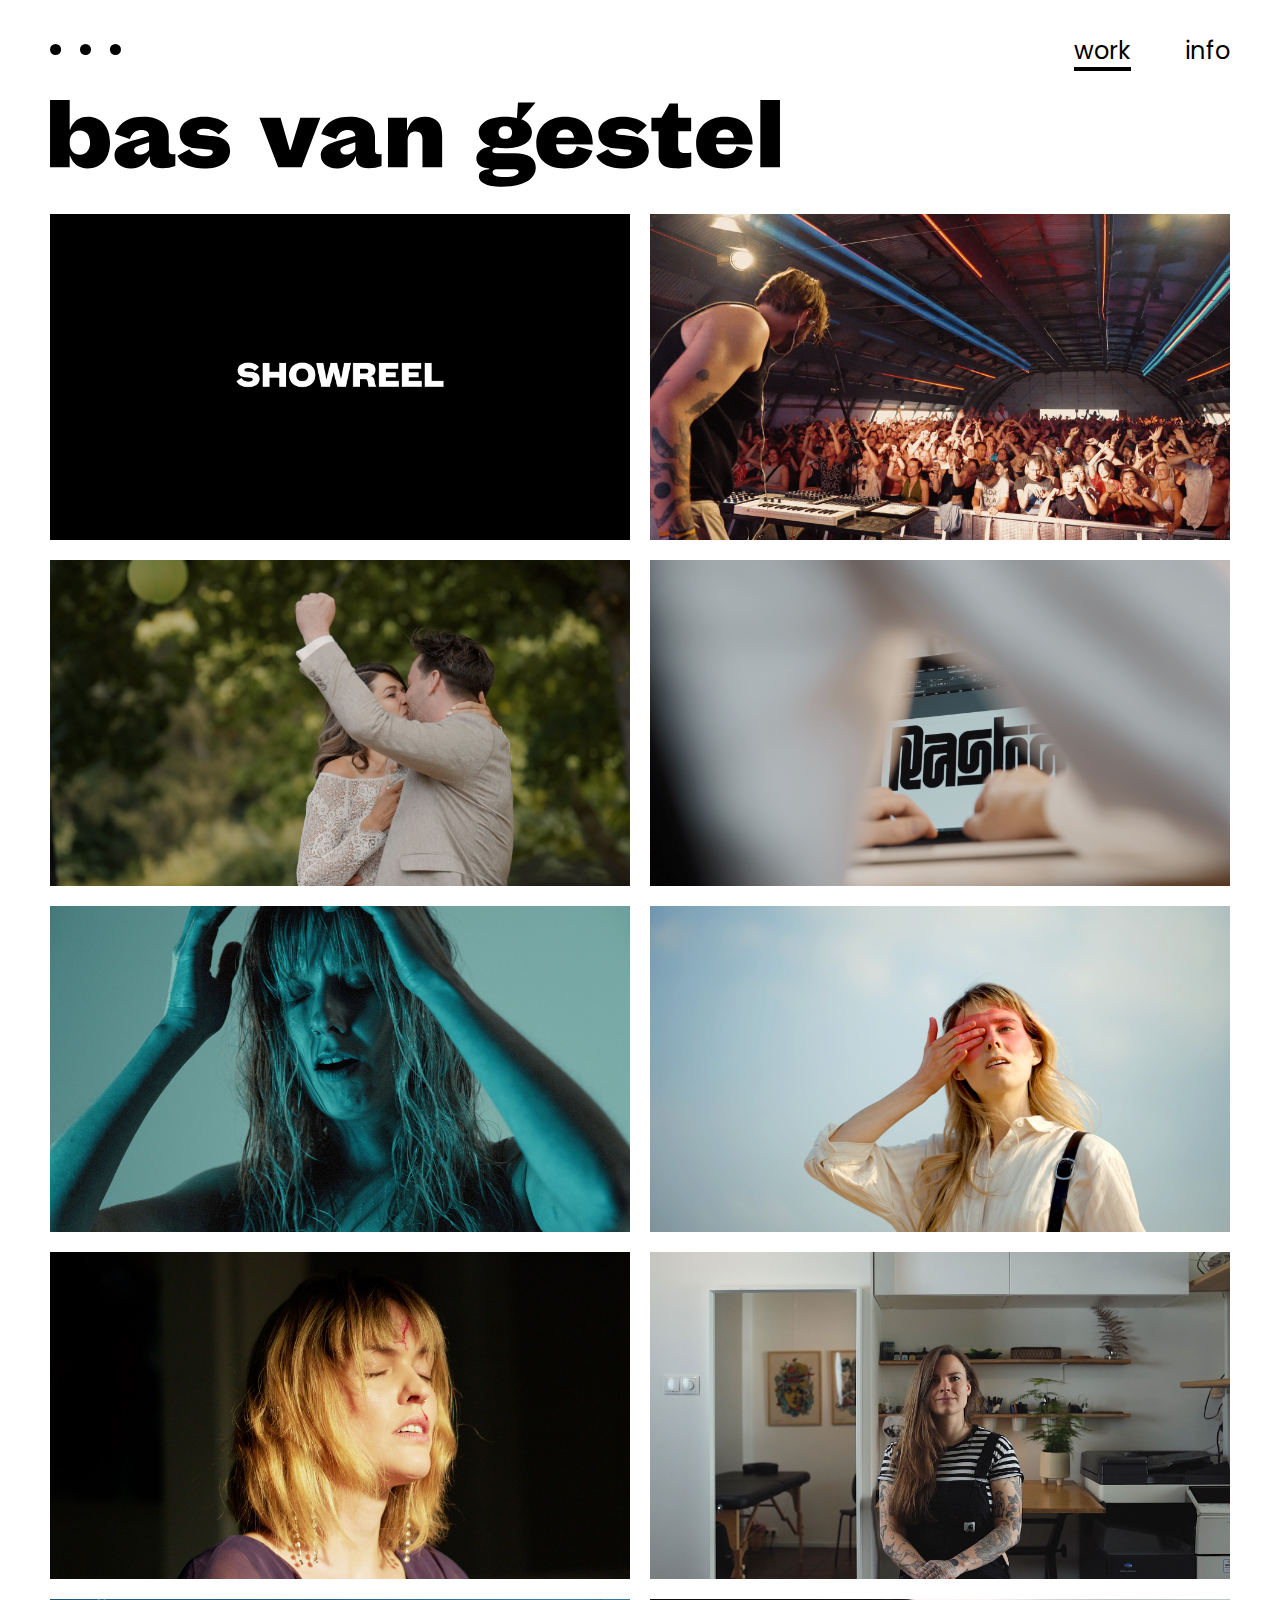
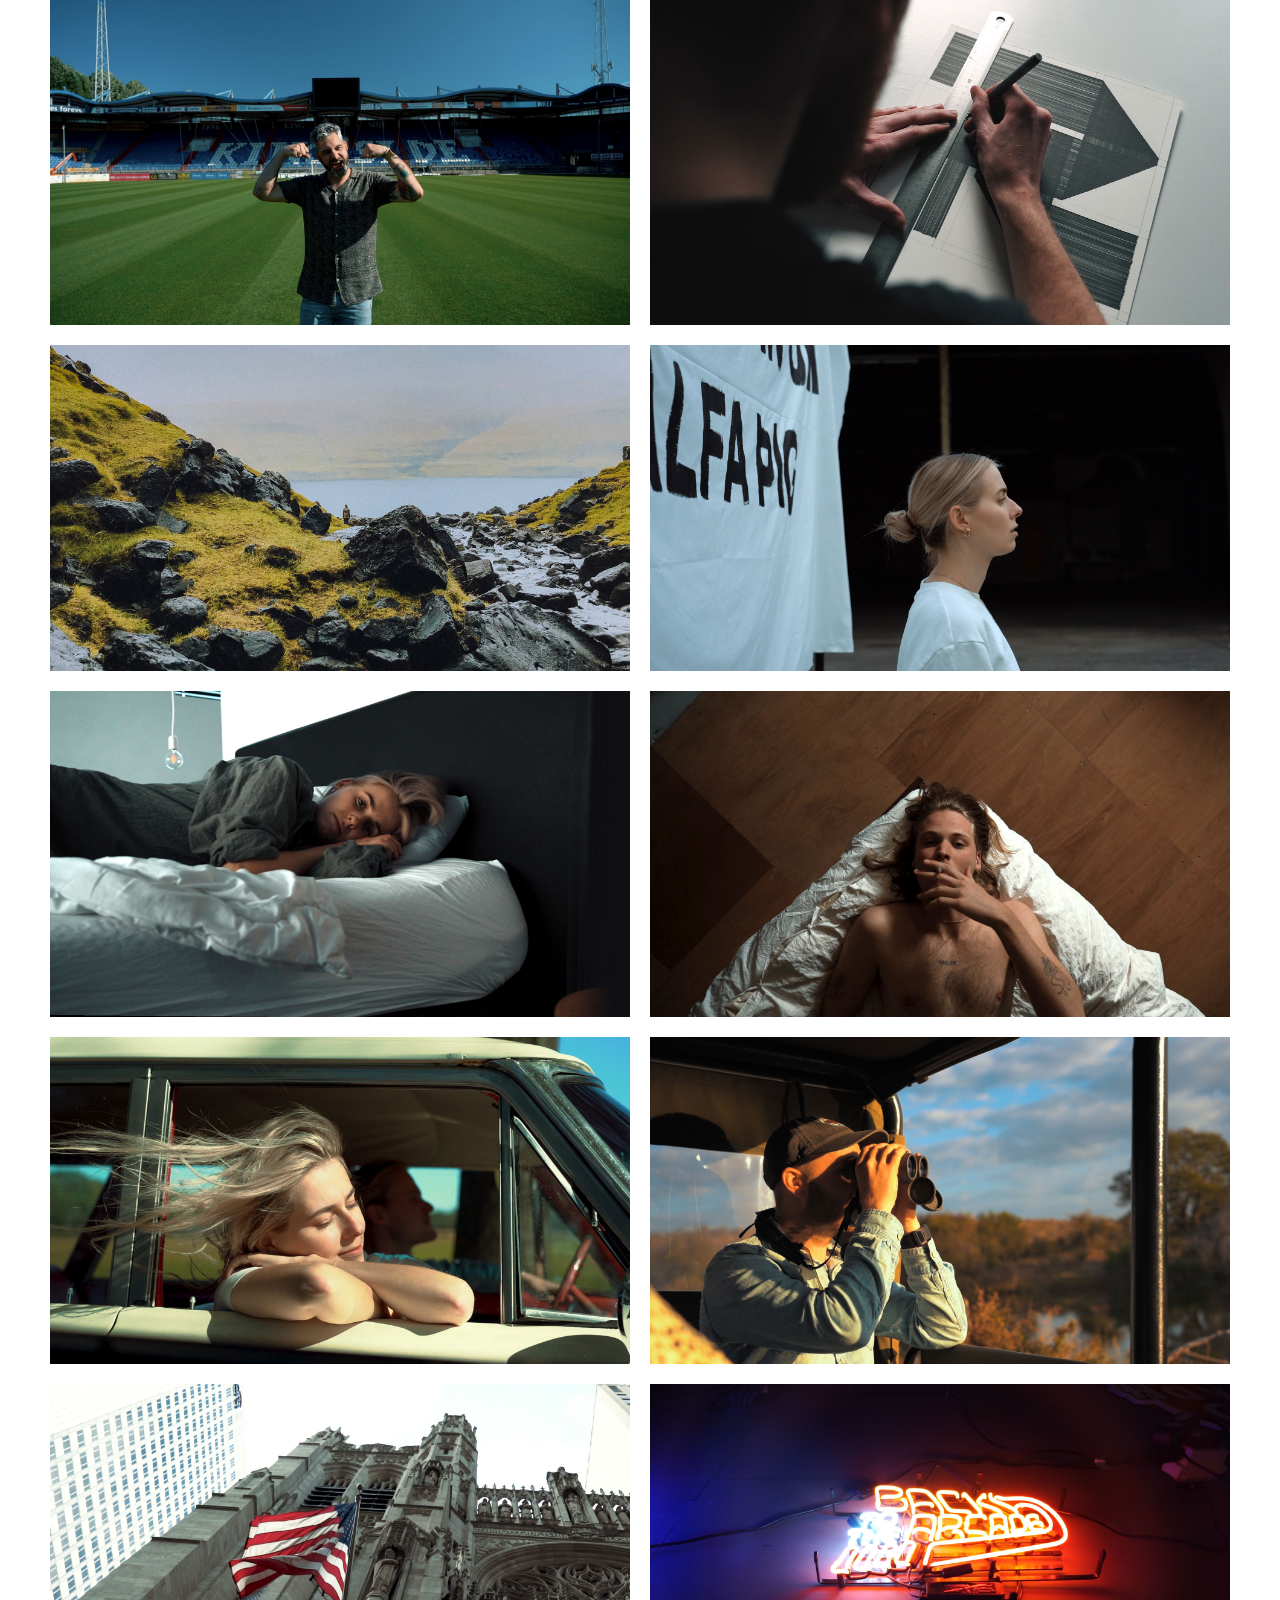
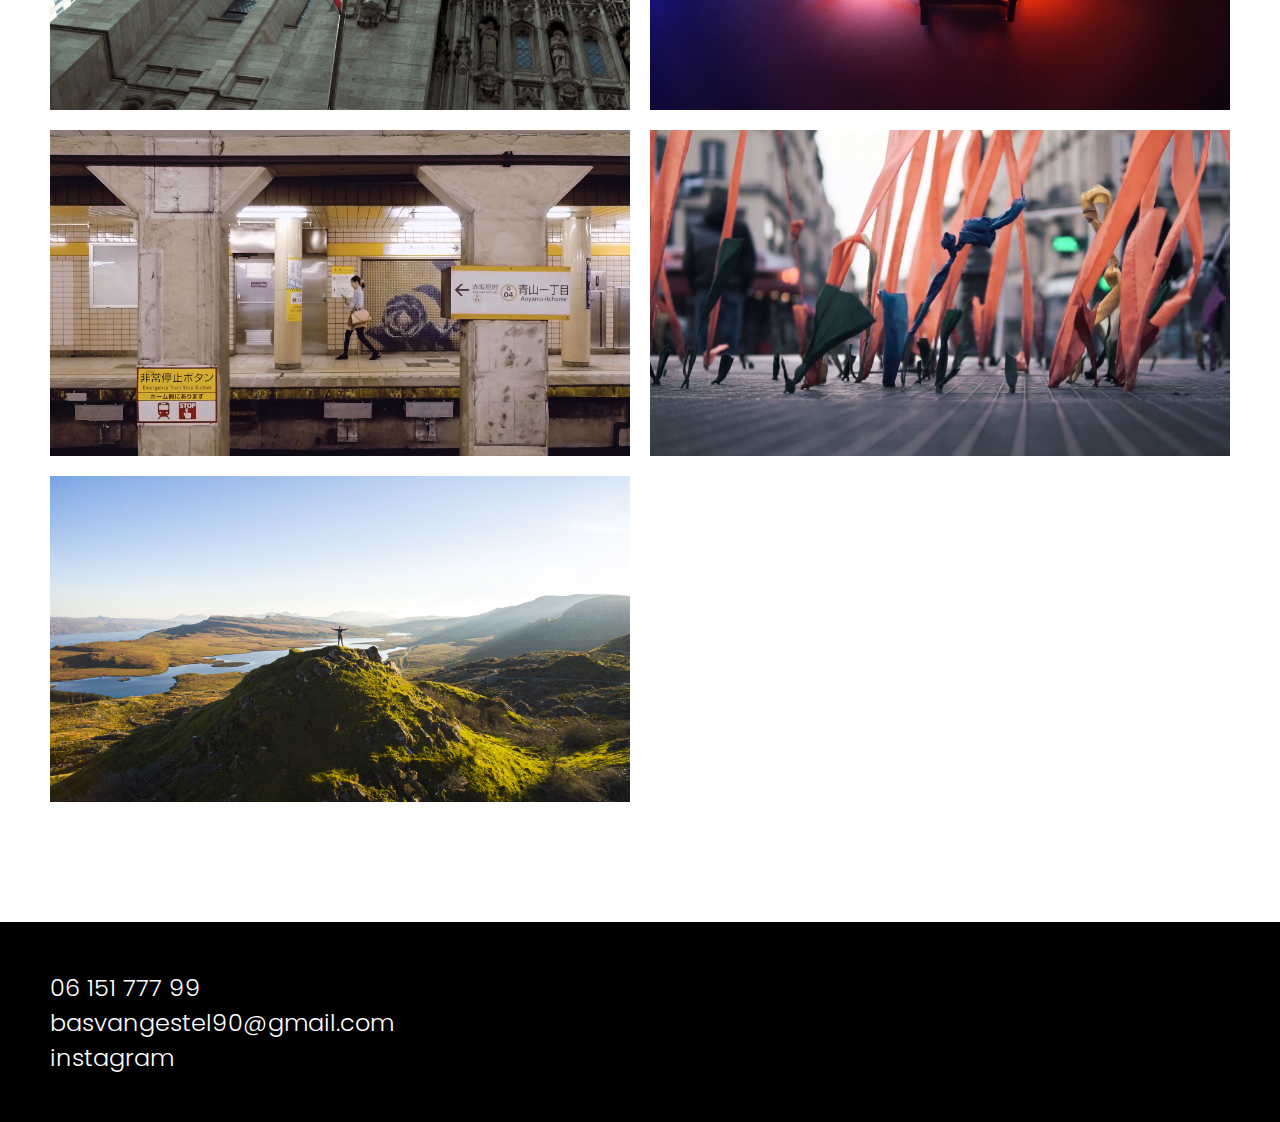
<file: index.html>
<!DOCTYPE html>
<html>
<head>
	<title>Bas van Gestel</title>
	<meta charset="UTF-8">
	<meta name="viewport" content="width=device-width, initial-scale=1.0">
	<link rel="stylesheet" type="text/css" href="style.css">
	<link href="https://fonts.googleapis.com/css2?family=Poppins:wght@300;500&display=swap" rel="stylesheet">

	<link rel="apple-touch-icon" sizes="57x57" href="./FAVICON/apple-icon-57x57.png">
	<link rel="apple-touch-icon" sizes="60x60" href="./FAVICON/apple-icon-60x60.png">
	<link rel="apple-touch-icon" sizes="72x72" href="./FAVICON/apple-icon-72x72.png">
	<link rel="apple-touch-icon" sizes="76x76" href="./FAVICON/apple-icon-76x76.png">
	<link rel="apple-touch-icon" sizes="114x114" href="./FAVICON/apple-icon-114x114.png">
	<link rel="apple-touch-icon" sizes="120x120" href="./FAVICON/apple-icon-120x120.png">
	<link rel="apple-touch-icon" sizes="144x144" href="./FAVICON/apple-icon-144x144.png">
	<link rel="apple-touch-icon" sizes="152x152" href="./FAVICON/apple-icon-152x152.png">
	<link rel="apple-touch-icon" sizes="180x180" href="./FAVICON/apple-icon-180x180.png">
	<link rel="icon" type="image/png" sizes="192x192"  href="./FAVICON/android-icon-192x192.png">
	<link rel="icon" type="image/png" sizes="32x32" href="./FAVICON/favicon-32x32.png">
	<link rel="icon" type="image/png" sizes="96x96" href="./FAVICON/favicon-96x96.png">
	<link rel="icon" type="image/png" sizes="16x16" href="./FAVICON/favicon-16x16.png">
	<link rel="manifest" href="./FAVICON/manifest.json">
	<meta name="msapplication-TileColor" content="#ffffff">
	<meta name="msapplication-TileImage" content="./FAVICON/ms-icon-144x144.png">
	<meta name="theme-color" content="#ffffff">
</head>
<body onresize="checkWidth()">
	<div id="video-player-overlay" style="display:none;">
		<button class="video-player-background-exit" onclick="closeVideo()">
		</button>
		<div class="player-box">
			<button class="close-video-button" onclick="closeVideo()">
				<svg id="Layer_3" data-name="Layer 3" xmlns="http://www.w3.org/2000/svg" viewBox="0 0 26.63 25.39">
					<defs>
						<style>.cls-1{fill:none;stroke:#fff;stroke-miterlimit:10;stroke-width:2px;}</style>
					</defs>
					<line class="cls-1" x1="0.69" y1="0.73" x2="25.94" y2="24.67"/>
					<line class="cls-1" x1="25.94" y1="0.73" x2="0.69" y2="24.67"/>
				</svg>
			
			</button>

			<!--ADD NEW VIMEO PLAYER-->
      <iframe id="21" class="video" src="https://player.vimeo.com/video/464523639?color=ffffff&title=0&byline=0&portrait=0" frameborder="0" allow="autoplay; fullscreen" allowfullscreen style="width:100%; height: 100%; display: none;"></iframe>
			<iframe id="20" class="video" src="https://player.vimeo.com/video/748328299?color=ffffff&title=0&byline=0&portrait=0" frameborder="0" allow="autoplay; fullscreen" allowfullscreen style="width:100%; height: 100%; display: none;"></iframe>
			<iframe id="19" class="video" src="https://player.vimeo.com/video/751360818?color=ffffff&title=0&byline=0&portrait=0" frameborder="0" allow="autoplay; fullscreen" allowfullscreen style="width:100%; height: 100%; display: none;"></iframe>
			<iframe id="18" class="video" src="https://player.vimeo.com/video/642906464?color=ffffff&title=0&byline=0&portrait=0" frameborder="0" allow="autoplay; fullscreen" allowfullscreen style="width:100%; height: 100%; display: none;"></iframe>
			<iframe id="17" class="video" src="https://player.vimeo.com/video/610745451?color=ffffff&title=0&byline=0&portrait=0" frameborder="0" allow="autoplay; fullscreen" allowfullscreen style="width:100%; height: 100%; display: none;"></iframe>
			<iframe id="16" class="video" src="https://player.vimeo.com/video/549817444?color=ffffff&title=0&byline=0&portrait=0" frameborder="0" allow="autoplay; fullscreen" allowfullscreen style="width:100%; height: 100%; display: none;"></iframe>
			<iframe id="15" class="video" src="https://player.vimeo.com/video/464522677?color=ffffff&title=0&byline=0&portrait=0" frameborder="0" allow="autoplay; fullscreen" allowfullscreen style="width:100%; height: 100%; display: none;"></iframe>
			<iframe id="14" class="video" src="https://player.vimeo.com/video/461701934?color=ffffff&title=0&byline=0&portrait=0" frameborder="0" allow="autoplay; fullscreen" allowfullscreen style="width:100%; height: 100%; display: none;"></iframe>
			<iframe id="13" class="video" src="https://player.vimeo.com/video/461701819?color=ffffff&title=0&byline=0&portrait=0" frameborder="0" allow="autoplay; fullscreen" allowfullscreen style="width:100%; height: 100%; display: none;"></iframe>
			<iframe id="12" class="video" src="https://player.vimeo.com/video/461701721?color=ffffff&title=0&byline=0&portrait=0" frameborder="0" allow="autoplay; fullscreen" allowfullscreen style="width:100%; height: 100%; display: none;"></iframe>
			<iframe id="11" class="video" src="https://player.vimeo.com/video/461701442?color=ffffff&title=0&byline=0&portrait=0" frameborder="0" allow="autoplay; fullscreen" allowfullscreen style="width:100%; height: 100%; display: none;"></iframe>
			<iframe id="10" class="video" src="https://player.vimeo.com/video/459273477?color=ffffff&title=0&byline=0&portrait=0" frameborder="0" allow="autoplay; fullscreen" allowfullscreen style="width:100%; height: 100%; display: none;"></iframe>
			<iframe id="9" class="video" src="https://player.vimeo.com/video/459272898?color=ffffff&title=0&byline=0&portrait=0" frameborder="0" allow="autoplay; fullscreen" allowfullscreen style="width:100%; height: 100%; display: none;"></iframe>
			<iframe id="8" class="video" src="https://player.vimeo.com/video/459272688?color=ffffff&title=0&byline=0&portrait=0" frameborder="0" allow="autoplay; fullscreen" allowfullscreen style="width:100%; height: 100%; display: none;"></iframe>
			<iframe id="7" class="video" src="https://player.vimeo.com/video/459272074?color=ffffff&title=0&byline=0&portrait=0" frameborder="0" allow="autoplay; fullscreen" allowfullscreen style="width:100%; height: 100%; display: none;"></iframe>
			<iframe id="6" class="video" src="https://player.vimeo.com/video/459268956?color=ffffff&title=0&byline=0&portrait=0" frameborder="0" allow="autoplay; fullscreen" allowfullscreen style="width:100%; height: 100%; display: none;"></iframe>
			<iframe id="5" class="video" src="https://player.vimeo.com/video/459268375?color=ffffff&title=0&byline=0&portrait=0" frameborder="0" allow="autoplay; fullscreen" allowfullscreen style="width:100%; height: 100%; display: none;"></iframe>
			<iframe id="4" class="video" src="https://player.vimeo.com/video/459264804?color=ffffff&title=0&byline=0&portrait=0" frameborder="0" allow="autoplay; fullscreen" allowfullscreen style="width:100%; height: 100%; display: none;"></iframe>
			<iframe id="3" class="video" src="https://player.vimeo.com/video/459263988?color=ffffff&title=0&byline=0&portrait=0" frameborder="0" allow="autoplay; fullscreen" allowfullscreen style="width:100%; height: 100%; display: none;"></iframe>
			<iframe id="2" class="video" src="https://player.vimeo.com/video/456913289?color=ffffff&title=0&byline=0&portrait=0" frameborder="0" allow="autoplay; fullscreen" allowfullscreen style="width:100%; height: 100%; display: none;"></iframe>
			<iframe id="1" class="video" src="https://player.vimeo.com/video/456511584?color=ffffff&title=0&byline=0&portrait=0" frameborder="0" allow="autoplay; fullscreen" allowfullscreen style="width:100%; height: 100%; display: none;"></iframe>
			
		</div>

		<!--ADD NEW TITLE AND SUBTITLE-->
		
		<p id="1021" class="video-title" style="display: none;">Showreel 2020</p>
		<p id="2021" class="video-subtitle" style="display: none;">My personal showreel</p>

    <p id="1020" class="video-title" style="display: none;">Coloray x Lowlands</p>
		<p id="2020" class="video-subtitle" style="display: none;">Live registration / Aftermovie</p>

    <p id="1019" class="video-title" style="display: none;">Wouter & Jennie - De Fusie</p>
		<p id="2019" class="video-subtitle" style="display: none;">Wedding registration</p>

		<p id="1018" class="video-title" style="display: none;">Daan Rietbergen / Rosdar</p>
		<p id="2018" class="video-subtitle" style="display: none;">Artist showcase video</p>

		<p id="1017" class="video-title" style="display: none;">Áslaug - Loving Fight</p>
		<p id="2017" class="video-subtitle" style="display: none;">Official music video</p>

		<p id="1016" class="video-title" style="display: none;">Áslaug - Timezone</p>
		<p id="2016" class="video-subtitle" style="display: none;">Official music video</p>

		<p id="1015" class="video-title" style="display: none;">Kelsey Coockson - Sabotage</p>
		<p id="2015" class="video-subtitle" style="display: none;">Official music video</p>

		<p id="1014" class="video-title" style="display: none;">Tales for the Wicked</p>
		<p id="2014" class="video-subtitle" style="display: none;">Tattoo shop promotional video</p>

		<p id="1013" class="video-title" style="display: none;">Mint & Pepper</p>
		<p id="2013" class="video-subtitle" style="display: none;">Thank you video</p>

		<p id="1012" class="video-title" style="display: none;">Daan Rietbergen / Nespor</p>
		<p id="2012" class="video-subtitle" style="display: none;">Artist showcase video</p>
		
		<p id="1011" class="video-title" style="display: none;">Faeröer Islands</p>
		<p id="2011" class="video-subtitle" style="display: none;">Personal travel video</p>

		<p id="1010" class="video-title" style="display: none;">Áslaug - In My Head</p>
		<p id="2010" class="video-subtitle" style="display: none;">Official music video</p>

		<p id="1009" class="video-title" style="display: none;">Áslaug - I’m Sorry</p>
		<p id="2009" class="video-subtitle" style="display: none;">Official music video</p>

		<p id="1008" class="video-title" style="display: none;">Áslaug - Take From Me</p>
		<p id="2008" class="video-subtitle" style="display: none;">Official music video</p>

		<p id="1007" class="video-title" style="display: none;">Áslaug - If You Will / Hollow</p>
		<p id="2007" class="video-subtitle" style="display: none;">Official music video</p>

		<p id="1006" class="video-title" style="display: none;">Homes of Africa</p>
		<p id="2006" class="video-subtitle" style="display: none;">Holiday promotional video</p>

		<p id="1005" class="video-title" style="display: none;">NYC ’19</p>
		<p id="2005" class="video-subtitle" style="display: none;">Personal travel video</p>

		<p id="1004" class="video-title" style="display: none;">Blast Galaxy</p>
		<p id="2004" class="video-subtitle" style="display: none;">Arcade club promotional video</p>

		<p id="1003" class="video-title" style="display: none;">Tales of Tokyo</p>
		<p id="2003" class="video-subtitle" style="display: none;">Personal travel video</p>

		<p id="1002" class="video-title" style="display: none;">Paris ’17</p>
		<p id="2002" class="video-subtitle" style="display: none;">Personal travel video</p>

		<p id="1001" class="video-title" style="display: none;">Scotland ‘15</p>
		<p id="2001" class="video-subtitle" style="display: none;">Holiday promotional video</p>
	</div>
	<script src="https://player.vimeo.com/api/player.js"></script>

	<div class="background-header">
		<div class="background-header-top">
			<div>
				<a href="." class="hamburger-header-link hamburger-active">work</a>
				<a href="info" class="hamburger-header-link hamburger-inactive">info</a>
			</div>

			<button class="close-hamburger-menu-button" onclick="closeHamburgerMenu()">
				<svg id="Layer_6" data-name="Layer 6" xmlns="http://www.w3.org/2000/svg" viewBox="0 0 26.63 25.39">
					<defs>
						<style>.cls-2{fill:none;stroke:#fff;stroke-miterlimit:10;stroke-width:2px;}</style>
					</defs>
					<line class="cls-2" x1="0.69" y1="0.73" x2="25.94" y2="24.67"/>
					<line class="cls-2" x1="25.94" y1="0.73" x2="0.69" y2="24.67"/>
				</svg>
			</button>
		</div>

		<p class="hamburger-header-text">
			<a class="link-white" href="tel:0031615177799">06 151 777 99</a>
			<br>
			<a class="link-white" href="mailto:basvangestel90@gmail.com">basvangestel90@gmail.com</a>
			<br>
			<a class="link-white" href="https://www.instagram.com/basvangestel/" target="_blank">instagram</a>
		</p>
	</div>

	<div id="header-and-main">
		<header>
			<div class="dots">
				<svg id="Layer_2" data-name="Layer 2" xmlns="http://www.w3.org/2000/svg" viewBox="0 0 71.83 11.22">
					<circle cx="5.61" cy="5.61" r="5.61"/>
					<circle cx="35.91" cy="5.61" r="5.61"/>
					<circle cx="66.22" cy="5.61" r="5.61"/>
				</svg>
			</div>

			<div class="header-links">
				<a href="." class="header-link active">work</a>
				<a href="info" class="header-link inactive">info</a>
			</div>

			<button id="hamburger-menu" onclick="openHamburgerMenu()">
				<svg id="Layer_5" data-name="Layer 5" xmlns="http://www.w3.org/2000/svg" viewBox="0 0 35.25 25.94">
					<defs>
						<style>.clv-1{fill:none;stroke:#000;stroke-miterlimit:10;stroke-width:2px;}
						</style>
					</defs>
					<line class="clv-1" y1="1" x2="35.25" y2="1"/>
					<line class="clv-1" y1="12.97" x2="35.25" y2="12.97"/>
					<line class="clv-1" y1="24.94" x2="35.25" y2="24.94"/>
				</svg>
			</button>
		</header>

		<main>
			<svg id="Layer_1" data-name="Layer 1" xmlns="http://www.w3.org/2000/svg" viewBox="0 0 718.7 85.37">
				<path d="M638.77,543c0,16.44-9.26,25.52-22,25.52-8.54,0-14.53-4.63-17.35-12.54h-.36v11.45H579.74v-66.3h19.35v29.15h.36c2.82-8.17,8.81-12.71,17.53-12.71C629.24,517.55,638.77,526.54,638.77,543Zm-19.61,0c0-7.09-3.73-11.9-9.9-11.9-6,0-10.17,4.54-10.17,11.26v1.36c0,7.09,4.26,11.26,10.08,11.26C615.43,555,619.16,550.24,619.16,543Z" transform="translate(-579.74 -501.11)"/>
				<path d="M703.16,554.24,703.07,566a33.9,33.9,0,0,1-12.44,2.37c-9.81,0-12.72-4.45-12.72-10.09v-1.45h-.45c-2.63,6.45-8.63,11.72-18.07,11.72s-16.17-5.72-16.17-13.08c0-5.63,3.63-9.54,11.53-12.26,4.54-1.55,12.45-3.73,22.53-6.54v-.09c0-3.73-3-5.81-7.54-5.81s-8.63,1.81-11.44,8.71l-14.63-5c5.09-12.72,15-16.8,27.89-16.8,16.62,0,25.06,7.9,25.06,19.25v13c0,1.72,0,4.63,3.36,4.63A22.65,22.65,0,0,0,703.16,554.24Zm-25.88-4.09v-7.54l-9.63,3.27c-3.45,1.18-5.09,2.36-5.09,4.36,0,2.18,1.82,4.63,5.64,4.63S676.1,552.69,677.28,550.15Z" transform="translate(-579.74 -501.11)"/>
				<path d="M717,549.61c3.09,4.45,8.08,6.9,15.17,6.9,5.18,0,7.81-1.73,7.81-4,0-1.63-1.18-2.36-4.09-2.63-4.72-.46-9.17-.73-13-1.18-8.09-.91-15.54-4.82-15.54-14.44,0-10.63,10.18-16.71,23.89-16.71,9.26,0,18,2.54,23.8,8.62L745.84,535a20.78,20.78,0,0,0-14.53-5.54c-4.09,0-6.81,1.46-6.81,3.46,0,1.45,1,2.27,3.63,2.54,3.91.36,8.09.82,11.54,1.18,9.71,1,17.34,4.72,17.34,14.35,0,11.26-9.71,17.53-25.61,17.53-12.08,0-21.89-3.45-26.24-12.45Z" transform="translate(-579.74 -501.11)"/>
				<path d="M845.92,518.64l-18.34,48.77H804.33l-18.44-48.77h20.8l9.08,31.78h.82l9.53-31.78Z" transform="translate(-579.74 -501.11)"/>
				<path d="M906.22,554.24,906.13,566a33.86,33.86,0,0,1-12.44,2.37c-9.81,0-12.72-4.45-12.72-10.09v-1.45h-.45c-2.63,6.45-8.63,11.72-18.07,11.72s-16.17-5.72-16.17-13.08c0-5.63,3.63-9.54,11.53-12.26,4.55-1.55,12.45-3.73,22.53-6.54v-.09c0-3.73-3-5.81-7.54-5.81s-8.63,1.81-11.44,8.71l-14.63-5c5.09-12.72,15-16.8,27.89-16.8,16.62,0,25.06,7.9,25.06,19.25v13c0,1.72,0,4.63,3.36,4.63A22.65,22.65,0,0,0,906.22,554.24Zm-25.88-4.09v-7.54l-9.63,3.27c-3.45,1.18-5.08,2.36-5.08,4.36,0,2.18,1.81,4.63,5.63,4.63S879.16,552.69,880.34,550.15Z" transform="translate(-579.74 -501.11)"/>
				<path d="M965.8,536.07v31.34H946.45V539.62c0-4.54-2.09-7.45-6.81-7.45-4.18,0-7.81,2.27-7.81,9.35v25.89H912.48V518.64h18.71v12.08h.55c2.18-7.45,7.26-13.17,17.25-13.17C959.71,517.55,965.8,523.72,965.8,536.07Z" transform="translate(-579.74 -501.11)"/>
				<path d="M1058,567.59c0,12.17-13.35,18.89-33.15,18.89-16.53,0-22.88-4.81-22.88-10.35,0-4.64,4.26-6.54,10.26-6.91v-.72c-8.27-.28-12.72-3.82-12.72-9.72,0-6.09,4.91-10.54,13.72-11.9v-.36c-7.27-2.64-11.36-7.27-11.36-13.35,0-9.45,9.72-15.62,26.25-15.62a52.29,52.29,0,0,1,11.35,1.18l1-15.08h17v.46l-13.72,16c6.72,2.63,10.45,7.17,10.45,13.08,0,9.44-9.81,15.53-26.07,15.53a56.16,56.16,0,0,1-9.17-.73c-2.73.64-3.82,1.73-3.82,3.18s1.19,2.27,4.18,2.27h18C1050.43,553.42,1058,558.14,1058,567.59Zm-16.89,4.09c0-1.91-1.73-2.46-6.09-2.46h-15.53c-3.08,0-4,1.37-4,2.91,0,3.09,3.81,4.81,11.8,4.81C1035.54,576.94,1041.08,575.13,1041.08,571.68Zm-19.71-38.51c0,4.27,2.45,6.17,6.63,6.17s6.63-1.9,6.63-6.17-2.54-6.27-6.63-6.27S1021.37,528.81,1021.37,533.17Z" transform="translate(-579.74 -501.11)"/>
				<path d="M1114.18,544.88l-36.14-.09c.36,6.72,3.27,10.08,9.63,10.08,4.72,0,9-1.72,10.62-8.26l15.53,4.36c-4.27,13.17-14.71,17.53-27.52,17.53-17.71,0-27.79-9.63-27.79-24.8,0-15.71,11.17-26.15,28.34-26.15C1103.47,517.55,1114.37,527.45,1114.18,544.88Zm-35.87-6.54h17.44c-1.09-5.72-4-8.08-8.36-8.08C1082.49,530.26,1079.4,532.71,1078.31,538.34Z" transform="translate(-579.74 -501.11)"/>
				<path d="M1129.26,549.61c3.08,4.45,8.08,6.9,15.16,6.9,5.18,0,7.81-1.73,7.81-4,0-1.63-1.18-2.36-4.08-2.63-4.73-.46-9.18-.73-13-1.18-8.08-.91-15.53-4.82-15.53-14.44,0-10.63,10.17-16.71,23.88-16.71,9.27,0,18,2.54,23.8,8.62l-9.17,8.81a20.8,20.8,0,0,0-14.53-5.54c-4.09,0-6.82,1.46-6.82,3.46,0,1.45,1,2.27,3.64,2.54,3.9.36,8.08.82,11.53,1.18,9.72,1,17.35,4.72,17.35,14.35,0,11.26-9.72,17.53-25.61,17.53-12.08,0-21.89-3.45-26.25-12.45Z" transform="translate(-579.74 -501.11)"/>
				<path d="M1181.75,518.64l7.9-14.08H1198l.28,14.08H1211V532h-12.71l-.1,13.08c-.09,5.35,1,8.26,6.82,8.26a28.53,28.53,0,0,0,6.08-.64v14a50.31,50.31,0,0,1-14.08,1.73c-15.07,0-18.07-6.18-18.07-13.35V532h-7.08V518.64Z" transform="translate(-579.74 -501.11)"/>
				<path d="M1271.56,544.88l-36.14-.09c.36,6.72,3.27,10.08,9.62,10.08,4.73,0,9-1.72,10.63-8.26L1271.2,551c-4.27,13.17-14.71,17.53-27.52,17.53-17.71,0-27.79-9.63-27.79-24.8,0-15.71,11.17-26.15,28.34-26.15C1260.85,517.55,1271.75,527.45,1271.56,544.88Zm-35.87-6.54h17.44c-1.09-5.72-4-8.08-8.36-8.08C1239.87,530.26,1236.78,532.71,1235.69,538.34Z" transform="translate(-579.74 -501.11)"/>
				<path d="M1279.1,501.11h19.34v66.3H1279.1Z" transform="translate(-579.74 -501.11)"/>
			</svg>
			<div class="thumbnails">
				<!--ADD NEW THUMBNAILS-->
				<button class="thumbnail" onclick="showVideo(21)">
					<img src="THUMBNAILS/SHOWREEL2020.jpg" class="thumbnail-img">
					<img class="overlay" src="THUMB_HOV/SHOWREEL2020.jpg">
				</button>
        <button class="thumbnail" onclick="showVideo(20)">
					<img src="THUMBNAILS/COLORAY.jpg" class="thumbnail-img">
					<img class="overlay" src="THUMB_HOV/COLORAY.png">
				</button>
				<button class="thumbnail" onclick="showVideo(19)">
					<img src="THUMBNAILS/FUSIE.jpg" class="thumbnail-img">
					<img class="overlay" src="THUMB_HOV/FUSIE.png">
				</button>
				<button class="thumbnail" onclick="showVideo(18)">
					<img src="THUMBNAILS/DAAN_ROSDAR.jpg" class="thumbnail-img">
					<img class="overlay" src="THUMB_HOV/DAAN_ROSDAR.png">
				</button>
				<button class="thumbnail" onclick="showVideo(17)">
					<img src="THUMBNAILS/AUSLOVINGFIGHT.jpg" class="thumbnail-img">
					<img class="overlay" src="THUMB_HOV/AUSLOVINGFIGHT.png">
				</button>
				<button class="thumbnail" onclick="showVideo(16)">
					<img src="THUMBNAILS/TIMEZONE.jpg" class="thumbnail-img">
					<img class="overlay" src="THUMB_HOV/TIMEZONE.png">
				</button>
				<button class="thumbnail" onclick="showVideo(15)">
					<img src="THUMBNAILS/KELSEY.jpg" class="thumbnail-img">
					<img class="overlay" src="THUMB_HOV/KELSEY.png">
				</button>
				<button class="thumbnail" onclick="showVideo(14)">
					<img src="THUMBNAILS/WICKED.jpg" class="thumbnail-img">
					<img class="overlay" src="THUMB_HOV/WICKED.png">
				</button>
				<button class="thumbnail" onclick="showVideo(13)">
					<img src="THUMBNAILS/TJERK.jpg" class="thumbnail-img">
					<img class="overlay" src="THUMB_HOV/TJERK.png">
				</button>
				<button class="thumbnail" onclick="showVideo(12)">
					<img src="THUMBNAILS/DAAN_NESPOR.jpg" class="thumbnail-img">
					<img class="overlay" src="THUMB_HOV/DAAN_NESPOR.png">
				</button>
				<button class="thumbnail" onclick="showVideo(11)">
					<img src="THUMBNAILS/FAROER.jpeg" class="thumbnail-img">
					<img class="overlay" src="THUMB_HOV/FAROER.png">
				</button>
				<button class="thumbnail" onclick="showVideo(10)">
					<img src="THUMBNAILS/AUS4.jpg" class="thumbnail-img">
					<img class="overlay" src="THUMB_HOV/AUS4.png">
				</button>
				<button class="thumbnail" onclick="showVideo(9)">
					<img src="THUMBNAILS/AUS3.jpg" class="thumbnail-img">
					<img class="overlay" src="THUMB_HOV/AUS3.png">
				</button>
				<button class="thumbnail" onclick="showVideo(8)">
					<img src="THUMBNAILS/AUS2.jpg" class="thumbnail-img">
					<img class="overlay" src="THUMB_HOV/AUS2.png">
				</button>
				<button class="thumbnail" onclick="showVideo(7)">
					<img src="THUMBNAILS/AUS1.jpg" class="thumbnail-img">
					<img class="overlay" src="THUMB_HOV/AUS1.png">
				</button>
				<button class="thumbnail" onclick="showVideo(6)">
					<img src="THUMBNAILS/AFRIKA.jpg" class="thumbnail-img">
					<img class="overlay" src="THUMB_HOV/AFRIKA.png">
				</button>
				<button class="thumbnail" onclick="showVideo(5)">
					<img src="THUMBNAILS/NYC.jpg" class="thumbnail-img">
					<img class="overlay" src="THUMB_HOV/NYC.png">
				</button>
				<button class="thumbnail" onclick="showVideo(4)">
					<img src="THUMBNAILS/BLAST.jpg" class="thumbnail-img">
					<img class="overlay" src="THUMB_HOV/BLAST.png">
				</button>
				<button class="thumbnail" onclick="showVideo(3)">
					<img src="THUMBNAILS/TOKYO.jpg" class="thumbnail-img">
					<img class="overlay" src="THUMB_HOV/TOKYO.png">
				</button>
				<button class="thumbnail" onclick="showVideo(2)">
					<img src="THUMBNAILS/PARIS.jpg" class="thumbnail-img">
					<img class="overlay" src="THUMB_HOV/PARIS.png">
				</button>
				<button class="thumbnail" onclick="showVideo(1)">
					<img src="THUMBNAILS/SCHOTLAND.jpg" class="thumbnail-img">
					<img class="overlay" src="THUMB_HOV/SCHOTLAND.png">
				</button>
				<div class='thumbnail'></div>
			</div>
			<!--
			<a class="back-link" href="#header-and-main">
				<svg id="Layer_7" data-name="Layer 7" xmlns="http://www.w3.org/2000/svg" viewBox="0 0 17.07 19.39">
					<path d="M662.7,217.09l-12.29,4.12,12.29,4v5.65l-17.07-6.2v-6.76l17.07-6.43Z" transform="translate(-645.63 -211.44)"/>
				</svg>
			</a>
			-->
		</main>
		<footer>
			<a class="link-white" href="tel:0031615177799">06 151 777 99</a>
			<a class="link-white" href="mailto:basvangestel90@gmail.com">basvangestel90@gmail.com</a>
			<a class="link-white" href="https://www.instagram.com/basvangestel/" target="_blank">instagram</a>
		</footer>
	</div>

	
	<script>
		function showVideo(index){
			document.getElementById("video-player-overlay").style.display = "flex";
			document.getElementById(index).style.display = "block";

			var iframe = document.getElementById(index);
			var player = new Vimeo.Player(iframe);
			player.play();

			var text_index = 1000 + index;
			document.getElementById(text_index).style.display = "block";

			var subtext_index = 2000 + index;
			document.getElementById(subtext_index).style.display = "block";
			
		}
		function closeVideo(){
			document.getElementById("video-player-overlay").style.display = "none";
			var i = 1;

			/* INCREASE BY ONE */

			while (i < 22){
				document.getElementById(i).style.display = "none";
				var iframe = document.getElementById(i);
				var player = new Vimeo.Player(iframe);
				player.setCurrentTime(0); //Let's video start from beginning when you open it again.
				player.pause();
				i = i + 1;
			}

			var text_index = 1001;

			/* INCREASE BY ONE */

			while (text_index < 1022){
				document.getElementById(text_index).style.display = "none";
				text_index = text_index + 1;
			}
			var subtext_index = 2001;

			/* INCREASE BY ONE */

			while (subtext_index < 2022){
				document.getElementById(subtext_index).style.display = "none";
				subtext_index = subtext_index + 1;
			}
		}

		function openHamburgerMenu(){
			document.getElementById("header-and-main").style.top = "var(--displacement)";
			document.getElementById("hamburger-menu").style.opacity = "0";
			document.getElementById("hamburger-menu").disabled = true;
			document.getElementById("hamburger-menu").style.cursor = "default";
		}

		function closeHamburgerMenu(){
			document.getElementById("header-and-main").style.top = "0";
			document.getElementById("hamburger-menu").style.opacity = "1";
			document.getElementById("hamburger-menu").disabled = false;
			document.getElementById("hamburger-menu").style.cursor = "pointer";
		}
		function checkWidth(){
			if (window.innerWidth > 1100){
				document.getElementById("header-and-main").style.top = "0";
				document.getElementById("hamburger-menu").style.opacity = "1";
				document.getElementById("hamburger-menu").disabled = false;
				document.getElementById("hamburger-menu").style.cursor = "pointer";
			}
		}
		
	</script>

	

</body>
</html>
</file>
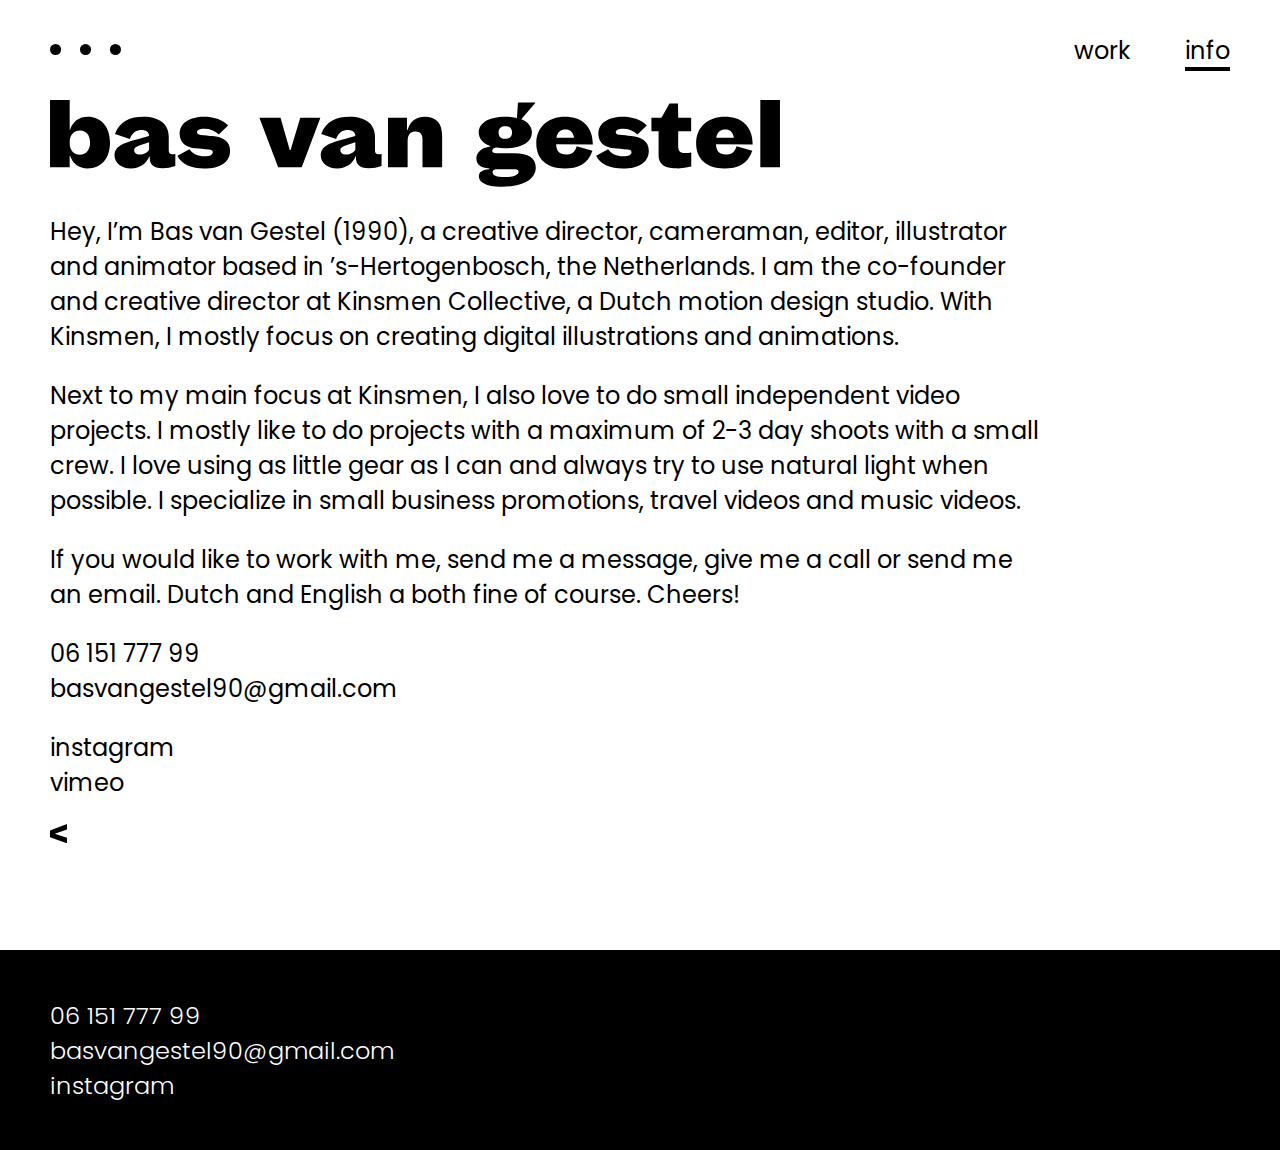
<file: info.html>
<!DOCTYPE html>
<html>
<head>
	<title>Bas van Gestel</title>
	<meta charset="UTF-8">
	<meta name="viewport" content="width=device-width, initial-scale=1.0">
	<link rel="stylesheet" type="text/css" href="style.css">
	<link href="https://fonts.googleapis.com/css2?family=Poppins:wght@300;500&display=swap" rel="stylesheet">
	<link rel="apple-touch-icon" sizes="57x57" href="./FAVICON/apple-icon-57x57.png">
	<link rel="apple-touch-icon" sizes="60x60" href="./FAVICON/apple-icon-60x60.png">
	<link rel="apple-touch-icon" sizes="72x72" href="./FAVICON/apple-icon-72x72.png">
	<link rel="apple-touch-icon" sizes="76x76" href="./FAVICON/apple-icon-76x76.png">
	<link rel="apple-touch-icon" sizes="114x114" href="./FAVICON/apple-icon-114x114.png">
	<link rel="apple-touch-icon" sizes="120x120" href="./FAVICON/apple-icon-120x120.png">
	<link rel="apple-touch-icon" sizes="144x144" href="./FAVICON/apple-icon-144x144.png">
	<link rel="apple-touch-icon" sizes="152x152" href="./FAVICON/apple-icon-152x152.png">
	<link rel="apple-touch-icon" sizes="180x180" href="./FAVICON/apple-icon-180x180.png">
	<link rel="icon" type="image/png" sizes="192x192"  href="./FAVICON/android-icon-192x192.png">
	<link rel="icon" type="image/png" sizes="32x32" href="./FAVICON/favicon-32x32.png">
	<link rel="icon" type="image/png" sizes="96x96" href="./FAVICON/favicon-96x96.png">
	<link rel="icon" type="image/png" sizes="16x16" href="./FAVICON/favicon-16x16.png">
	<link rel="manifest" href="./FAVICON/manifest.json">
	<meta name="msapplication-TileColor" content="#ffffff">
	<meta name="msapplication-TileImage" content="./FAVICON/ms-icon-144x144.png">
	<meta name="theme-color" content="#ffffff">
</head>
<body onresize="checkWidth()">
	<div class="background-header">
		<div class="background-header-top">
			<div>
				<a href="/" class="hamburger-header-link hamburger-inactive">work</a>
				<a href="info" class="hamburger-header-link hamburger-active">info</a>
			</div>

			<button class="close-hamburger-menu-button" onclick="closeHamburgerMenu()">
				<svg id="Layer_6" data-name="Layer 6" xmlns="http://www.w3.org/2000/svg" viewBox="0 0 26.63 25.39">
					<defs>
						<style>.cls-2{fill:none;stroke:#fff;stroke-miterlimit:10;stroke-width:2px;}</style>
					</defs>
					<line class="cls-2" x1="0.69" y1="0.73" x2="25.94" y2="24.67"/>
					<line class="cls-2" x1="25.94" y1="0.73" x2="0.69" y2="24.67"/>
				</svg>
			</button>
		</div>

		<p class="hamburger-header-text">
			<a class="link-white" href="tel:0031615177799">06 151 777 99</a>
			<br>
			<a class="link-white" href="mailto:basvangestel90@gmail.com">basvangestel90@gmail.com</a>
			<br>
			<a class="link-white" href="https://www.instagram.com/basvangestel/" target="_blank">instagram</a>
		</p>
	</div>

	<div id="header-and-main-info">
		<div>
			<header>
				<div class="dots">
					<svg id="Layer_2" data-name="Layer 2" xmlns="http://www.w3.org/2000/svg" viewBox="0 0 71.83 11.22">
						<circle cx="5.61" cy="5.61" r="5.61"/>
						<circle cx="35.91" cy="5.61" r="5.61"/>
						<circle cx="66.22" cy="5.61" r="5.61"/>
					</svg>
				</div>

				<div class="header-links">
					<a href="/" class="header-link inactive">work</a>
					<a href="info" class="header-link active">info</a>
				</div>

				<button id="hamburger-menu" onclick="openHamburgerMenu()">
					<svg id="Layer_5" data-name="Layer 5" xmlns="http://www.w3.org/2000/svg" viewBox="0 0 35.25 25.94">
						<defs>
							<style>.clv-1{fill:none;stroke:#000;stroke-miterlimit:10;stroke-width:2px;}
							</style>
						</defs>
						<line class="clv-1" y1="1" x2="35.25" y2="1"/>
						<line class="clv-1" y1="12.97" x2="35.25" y2="12.97"/>
						<line class="clv-1" y1="24.94" x2="35.25" y2="24.94"/>
					</svg>
				</button>
			</header>

			<main>
				<a href="/">
				<svg id="Layer_1" data-name="Layer 1" xmlns="http://www.w3.org/2000/svg" viewBox="0 0 718.7 85.37">
					<path d="M638.77,543c0,16.44-9.26,25.52-22,25.52-8.54,0-14.53-4.63-17.35-12.54h-.36v11.45H579.74v-66.3h19.35v29.15h.36c2.82-8.17,8.81-12.71,17.53-12.71C629.24,517.55,638.77,526.54,638.77,543Zm-19.61,0c0-7.09-3.73-11.9-9.9-11.9-6,0-10.17,4.54-10.17,11.26v1.36c0,7.09,4.26,11.26,10.08,11.26C615.43,555,619.16,550.24,619.16,543Z" transform="translate(-579.74 -501.11)"/>
					<path d="M703.16,554.24,703.07,566a33.9,33.9,0,0,1-12.44,2.37c-9.81,0-12.72-4.45-12.72-10.09v-1.45h-.45c-2.63,6.45-8.63,11.72-18.07,11.72s-16.17-5.72-16.17-13.08c0-5.63,3.63-9.54,11.53-12.26,4.54-1.55,12.45-3.73,22.53-6.54v-.09c0-3.73-3-5.81-7.54-5.81s-8.63,1.81-11.44,8.71l-14.63-5c5.09-12.72,15-16.8,27.89-16.8,16.62,0,25.06,7.9,25.06,19.25v13c0,1.72,0,4.63,3.36,4.63A22.65,22.65,0,0,0,703.16,554.24Zm-25.88-4.09v-7.54l-9.63,3.27c-3.45,1.18-5.09,2.36-5.09,4.36,0,2.18,1.82,4.63,5.64,4.63S676.1,552.69,677.28,550.15Z" transform="translate(-579.74 -501.11)"/>
					<path d="M717,549.61c3.09,4.45,8.08,6.9,15.17,6.9,5.18,0,7.81-1.73,7.81-4,0-1.63-1.18-2.36-4.09-2.63-4.72-.46-9.17-.73-13-1.18-8.09-.91-15.54-4.82-15.54-14.44,0-10.63,10.18-16.71,23.89-16.71,9.26,0,18,2.54,23.8,8.62L745.84,535a20.78,20.78,0,0,0-14.53-5.54c-4.09,0-6.81,1.46-6.81,3.46,0,1.45,1,2.27,3.63,2.54,3.91.36,8.09.82,11.54,1.18,9.71,1,17.34,4.72,17.34,14.35,0,11.26-9.71,17.53-25.61,17.53-12.08,0-21.89-3.45-26.24-12.45Z" transform="translate(-579.74 -501.11)"/>
					<path d="M845.92,518.64l-18.34,48.77H804.33l-18.44-48.77h20.8l9.08,31.78h.82l9.53-31.78Z" transform="translate(-579.74 -501.11)"/>
					<path d="M906.22,554.24,906.13,566a33.86,33.86,0,0,1-12.44,2.37c-9.81,0-12.72-4.45-12.72-10.09v-1.45h-.45c-2.63,6.45-8.63,11.72-18.07,11.72s-16.17-5.72-16.17-13.08c0-5.63,3.63-9.54,11.53-12.26,4.55-1.55,12.45-3.73,22.53-6.54v-.09c0-3.73-3-5.81-7.54-5.81s-8.63,1.81-11.44,8.71l-14.63-5c5.09-12.72,15-16.8,27.89-16.8,16.62,0,25.06,7.9,25.06,19.25v13c0,1.72,0,4.63,3.36,4.63A22.65,22.65,0,0,0,906.22,554.24Zm-25.88-4.09v-7.54l-9.63,3.27c-3.45,1.18-5.08,2.36-5.08,4.36,0,2.18,1.81,4.63,5.63,4.63S879.16,552.69,880.34,550.15Z" transform="translate(-579.74 -501.11)"/>
					<path d="M965.8,536.07v31.34H946.45V539.62c0-4.54-2.09-7.45-6.81-7.45-4.18,0-7.81,2.27-7.81,9.35v25.89H912.48V518.64h18.71v12.08h.55c2.18-7.45,7.26-13.17,17.25-13.17C959.71,517.55,965.8,523.72,965.8,536.07Z" transform="translate(-579.74 -501.11)"/>
					<path d="M1058,567.59c0,12.17-13.35,18.89-33.15,18.89-16.53,0-22.88-4.81-22.88-10.35,0-4.64,4.26-6.54,10.26-6.91v-.72c-8.27-.28-12.72-3.82-12.72-9.72,0-6.09,4.91-10.54,13.72-11.9v-.36c-7.27-2.64-11.36-7.27-11.36-13.35,0-9.45,9.72-15.62,26.25-15.62a52.29,52.29,0,0,1,11.35,1.18l1-15.08h17v.46l-13.72,16c6.72,2.63,10.45,7.17,10.45,13.08,0,9.44-9.81,15.53-26.07,15.53a56.16,56.16,0,0,1-9.17-.73c-2.73.64-3.82,1.73-3.82,3.18s1.19,2.27,4.18,2.27h18C1050.43,553.42,1058,558.14,1058,567.59Zm-16.89,4.09c0-1.91-1.73-2.46-6.09-2.46h-15.53c-3.08,0-4,1.37-4,2.91,0,3.09,3.81,4.81,11.8,4.81C1035.54,576.94,1041.08,575.13,1041.08,571.68Zm-19.71-38.51c0,4.27,2.45,6.17,6.63,6.17s6.63-1.9,6.63-6.17-2.54-6.27-6.63-6.27S1021.37,528.81,1021.37,533.17Z" transform="translate(-579.74 -501.11)"/>
					<path d="M1114.18,544.88l-36.14-.09c.36,6.72,3.27,10.08,9.63,10.08,4.72,0,9-1.72,10.62-8.26l15.53,4.36c-4.27,13.17-14.71,17.53-27.52,17.53-17.71,0-27.79-9.63-27.79-24.8,0-15.71,11.17-26.15,28.34-26.15C1103.47,517.55,1114.37,527.45,1114.18,544.88Zm-35.87-6.54h17.44c-1.09-5.72-4-8.08-8.36-8.08C1082.49,530.26,1079.4,532.71,1078.31,538.34Z" transform="translate(-579.74 -501.11)"/>
					<path d="M1129.26,549.61c3.08,4.45,8.08,6.9,15.16,6.9,5.18,0,7.81-1.73,7.81-4,0-1.63-1.18-2.36-4.08-2.63-4.73-.46-9.18-.73-13-1.18-8.08-.91-15.53-4.82-15.53-14.44,0-10.63,10.17-16.71,23.88-16.71,9.27,0,18,2.54,23.8,8.62l-9.17,8.81a20.8,20.8,0,0,0-14.53-5.54c-4.09,0-6.82,1.46-6.82,3.46,0,1.45,1,2.27,3.64,2.54,3.9.36,8.08.82,11.53,1.18,9.72,1,17.35,4.72,17.35,14.35,0,11.26-9.72,17.53-25.61,17.53-12.08,0-21.89-3.45-26.25-12.45Z" transform="translate(-579.74 -501.11)"/>
					<path d="M1181.75,518.64l7.9-14.08H1198l.28,14.08H1211V532h-12.71l-.1,13.08c-.09,5.35,1,8.26,6.82,8.26a28.53,28.53,0,0,0,6.08-.64v14a50.31,50.31,0,0,1-14.08,1.73c-15.07,0-18.07-6.18-18.07-13.35V532h-7.08V518.64Z" transform="translate(-579.74 -501.11)"/>
					<path d="M1271.56,544.88l-36.14-.09c.36,6.72,3.27,10.08,9.62,10.08,4.73,0,9-1.72,10.63-8.26L1271.2,551c-4.27,13.17-14.71,17.53-27.52,17.53-17.71,0-27.79-9.63-27.79-24.8,0-15.71,11.17-26.15,28.34-26.15C1260.85,517.55,1271.75,527.45,1271.56,544.88Zm-35.87-6.54h17.44c-1.09-5.72-4-8.08-8.36-8.08C1239.87,530.26,1236.78,532.71,1235.69,538.34Z" transform="translate(-579.74 -501.11)"/>
					<path d="M1279.1,501.11h19.34v66.3H1279.1Z" transform="translate(-579.74 -501.11)"/>
				</svg>
				</a>
				
				<p class="info-text">
					Hey, I’m Bas van Gestel (1990), a creative director, cameraman, editor, illustrator and animator based in ’s-Hertogenbosch, the Netherlands. I am the co-founder and creative director at <a href="https://kinsmen.tv/" target="_blank" class="link-black">Kinsmen Collective</a>, a Dutch motion design studio. With Kinsmen, I mostly focus on creating digital illustrations and animations.
				</p>
				<p class="info-text">
					Next to my main focus at Kinsmen, I also love to do small independent video projects. I mostly like to do projects with a maximum of 2-3 day shoots with a small crew. I love using as little gear as I can and always try to use natural light when possible. I specialize in small business promotions, travel videos and music videos.
				</p>
				<p class="info-text">
					If you would like to work with me, send me a message, give me a call or send me an email. Dutch and English a both fine of course. Cheers!
				</p>
				<p class="info-text">
					<a class="link-black" href="tel:0031615177799">06 151 777 99</a>
					<br>
					<a class="link-black"href="mailto:basvangestel90@gmail.com">basvangestel90@gmail.com</a>
				</p>
				<p class="info-text">
					<a class="link-black" href="https://www.instagram.com/basvangestel/" target="_blank">instagram</a>
					<br>
					<a class="link-black" href="https://vimeo.com/user122707907" target="_blank">vimeo</a>
					
				</p>
				<a class="back-link" href="/">
					<svg id="Layer_4" data-name="Layer 4" xmlns="http://www.w3.org/2000/svg" viewBox="0 0 17.07 19.39">
						<path d="M662.7,217.09l-12.29,4.12,12.29,4v5.65l-17.07-6.2v-6.76l17.07-6.43Z" transform="translate(-645.63 -211.44)"/>
					</svg>
				</a>
			</main>
		</div>
		<footer>
			<a class="link-white" href="tel:0031615177799">06 151 777 99</a>
			<a class="link-white" href="mailto:basvangestel90@gmail.com">basvangestel90@gmail.com</a>
			<a class="link-white" href="https://www.instagram.com/basvangestel/" target="_blank">instagram</a>
		</footer>
	</div>

	<script>
		function openHamburgerMenu(){
			document.getElementById("header-and-main-info").style.top = "var(--displacement)";
			document.getElementById("hamburger-menu").style.opacity = "0";
			document.getElementById("hamburger-menu").disabled = true;
			document.getElementById("hamburger-menu").style.cursor = "default";
		}

		function closeHamburgerMenu(){
			document.getElementById("header-and-main-info").style.top = "0";
			document.getElementById("hamburger-menu").style.opacity = "1";
			document.getElementById("hamburger-menu").disabled = false;
			document.getElementById("hamburger-menu").style.cursor = "pointer";
		}
		function checkWidth(){
			if (window.innerWidth > 1100){
				document.getElementById("header-and-main-info").style.top = "0";
				document.getElementById("hamburger-menu").style.opacity = "1";
				document.getElementById("hamburger-menu").disabled = false;
				document.getElementById("hamburger-menu").style.cursor = "pointer";
			}
		}
		
	</script>

	

</body>
</html>
</file>
<file: style.css>
:root{
	--left-and-right-margin: 50px;
	--header-height: 100px;
	--grid-spacing: 20px;
	--displacement: 250px;
	--padding-mobile: 20px;
}

html {
	scroll-behavior: smooth;
}

body{
	margin: 0;
	padding: 0;
	font-family: 'Poppins', sans-serif;
}

*:focus {
    outline: 0 !important;
}

/* HEADER BACKGROUND (HAMBURGER) */

.background-header{
	width: calc( 100vw - 2* var(--left-and-right-margin));
	height: calc(var(--displacement) - 30px - var(--left-and-right-margin));
	background-color: rgba(0, 0, 0, 1);
	position: absolute;
	top: 0;
	padding: 35px var(--left-and-right-margin) var(--left-and-right-margin) var(--left-and-right-margin) ;
	display: flex;
	flex-direction: column;
	justify-content: space-between;
}

.background-header-top{
	display: flex;
	flex-direction: row;
	justify-content: space-between;
	align-items: flex-start;
}
.hamburger-header-link{
	color: white;
	font-size: 24px;
	margin: 0 50px 0 0;
	text-decoration: none;
}
.hamburger-header-link:hover{
	border-bottom: 4px solid white;
}

.hamburger-active{ /*IN COMBINATION WITH HAMBURGER-HEADER-LINK*/
	border-bottom: 4px solid white;
}

.hamburger-inactive{ /*IN COMBINATION WITH HAMBURGER-HEADER-LINK*/
	border-bottom: none;
}

.hamburger-header-text{
	color: white;
	font-size: 24px;
	margin: 0;
}

#Layer_6{ /*CROSS*/
	width:25px;
}

.link-white{
	text-decoration: none;
	color: white;
	font-weight: 300;
}
.link-white:hover{
	text-decoration: underline;
}

.close-hamburger-menu-button{
	border: none;
	background: none;
	text-decoration: none;
	margin: 0;
	padding: 0;
	cursor: pointer;
}

/* HEADER AND MAIN CONTAINER */
#header-and-main{
	width: 100vw;
	position: absolute;
	top: 0;
	transition: top 500ms ease;
}

#header-and-main-info{
	width: 100vw;
	position: absolute;
	top: 0;
	transition: top 500ms ease;
	min-height: 100vh;
	display: flex;
	flex-direction: column;
	justify-content: space-between;
}

/* HEADER FULL-SCREEN */
header{
	width: calc(100% - 2*var(--left-and-right-margin));
	height: var(--header-height);

	padding: 0 var(--left-and-right-margin) 0 var(--left-and-right-margin);
	display: flex;
	flex-direction: row;
	justify-content: space-between;
	align-items: center;

	background-color: white;
}

#Layer_2{ /*DOTS*/
	width: 71px;
}

.header-link{
	margin: 0 0 0 50px;
	color: black;
	font-size: 24px;
	text-decoration: none;
}

.header-link:hover{
	border-bottom: 4px solid black;
}

.active{ /*IN COMBINATION WITH HEADER-LINK*/
	border-bottom: 4px solid black;
}

.inactive{ /*IN COMBINATION WITH HEADER-LINK*/
	border-bottom: none;
}

/* HAMBURGER IN HEADER */
#hamburger-menu{
	display: none;
	width: 35px;
	height: 26px;
	background: none;
	flex-direction: column;
	justify-content: space-between;
	cursor: pointer;
	border: none;
	background: none;
	text-decoration: none;
	margin: 0;
	padding: 0;

	transition: opacity 500ms ease;
}


#Layer_5{/*HAMBURGER MENU*/
	height: 100%;
}

/* MAIN MAIN */
main{
	width: calc(100% - 2*var(--left-and-right-margin));
	padding: 0 var(--left-and-right-margin) 100px var(--left-and-right-margin);

	background-color: white;
}

#Layer_1{ /*BAS VAN GESTEL LOGO*/
	width: 730px;
	padding: 0 0 20px 0;
}

/* MAIN OF INDEX PAGE */
.thumbnails{
	display: flex;
	flex-direction: row;
	flex-wrap: wrap;
	justify-content: space-between;
}

.thumbnail{
	position: relative;
	width: calc( ( 100% - ( 2* var(--grid-spacing) ) )/3);
	border: none;
	background: none;
	text-decoration: none;
	margin: 0;
	padding: 0;
}

.thumbnail-img{
	display: block;
	width: 100%;
	height: auto;
	background-color: black;
	margin: 0 0 20px 0;
}

.overlay{ /*FOR INDIVIDUAL THUMBNAILS*/
	opacity: 0;

	width: 100%;
	height: calc(100% - 20px);

	position: absolute;
	bottom: 20px;

	color: white;
	text-align: right;

	display: flex;
	flex-direction: column;
	justify-content: flex-end;

	transition: opacity 500ms ease;

	font-family: 'Poppins', sans-serif;
}

.thumbnail:hover > .overlay{
	opacity: 1;
}


/* VIDEO PLAYER OVERLAY */
#video-player-overlay{
	position: fixed;
	height: 100%;
	width: 100%;
	z-index: 1;
	align-items: center;
	justify-content: center;
	flex-direction: column;
}

.video-player-background-exit{
	width: 100vw;
	height: 100vh;
	z-index: 2;
	position: absolute;
	left: 0;
	top:0;
	background-color: rgba(0, 0, 0, 0.85);
	border: none;
	padding: 0;
	margin: 0;
}

.player-box{
	width: 80vw;
	height: calc( 80vw * 0.563 + 50px);
	background-color: black;
	display: flex;
	flex-direction: column;
	align-items: flex-end;
	z-index: 4;
}

.close-video-button{
	z-index: 2;
	width: 50px;
	height: 50px;
	padding: 0;
	margin: 0;
	border: none;
	background: none;
	text-decoration: none;
	margin: 0;
	padding: 0;
}

#Layer_3{ /*EXIT CROSS*/
	width: 25px;
}

.cls-1{
	transition: stroke 150ms;
}

.close-video-button:hover .cls-1{
	stroke: #808080;
}

.video-title{
	color: white;
	z-index: 3;
	font-size: 24px;
	margin: 20px 0 0 0;
}

.video-subtitle{
	color: white;
	z-index: 3;
	font-size: 16px;
	margin: 0;
	font-weight: 300;
}

#Layer_7{/*BACK LINK*/
	width: 17px;
	transform: rotate(90deg);
}

.back-link:hover #Layer_7{
	fill: #808080;
}
/* MAIN OF INFO PAGE */
.info-text{
	font-size: 24px;
	max-width: 1000px;

	margin-top: 0;
}

.back-link{
	text-decoration: none;
}

#Layer_4{/*BACK LINK*/
	width: 17px;
	transition: fill 150ms;
}

.back-link:hover #Layer_4{
	fill: #808080;
}

.link-black{
	text-decoration: none;
	color: black;
}
.link-black:hover{
	text-decoration: underline;
}

/* FOOTER */
footer{
	box-sizing: border-box;
	width: 100vw;
	padding: var(--left-and-right-margin);
	height: 200px;
	background-color: black;
	display: flex;
	flex-direction: column;
	justify-content: center;
	font-size: 24px;
}

@media only screen and (max-height: calc(50vw)){
	.player-box{
		width: 160vh; /*MAYBE REDUCE A BIT*/
		height: calc( 160vh * 0.563 + 50px);
	}
}

@media only screen and (max-width: 1300px) {
	/* MAIN OF INDEX PAGE */
	.thumbnail{
		position: relative;
		width: calc( ( 100% -  var(--grid-spacing) )/2);
	}
}

@media only screen and (max-width: 1100px) {
	/* HEADER FULL-SCREEN */
	.header-links{
		display: none;
	}
	/* HAMBURGER IN HEADER */
	#hamburger-menu{
		display: flex;
	}

}

@media only screen and (max-width: 835px) {
	/* MAIN MAIN */
	#Layer_1{/*BAS VAN GESTEL LOGO*/
		width: 100%;
	}

	/* MAIN OF INDEX PAGE */
	.thumbnail{
		width: 100%;
	}

	/* MAIN OF INFO PAGE */
	.info-text{
		width: 100%;
	}

	.player-box{
		width: calc( 100vw - 2 * var(--left-and-right-margin) );
		height: calc( ( 100vw - 2 * var(--left-and-right-margin) ) * 0.563 + 50px);
	}

}
@media only screen and (max-width: 600px){
	.background-header{
		width: calc( 100vw - 2* var(--padding-mobile));
		padding: var(--padding-mobile);
	}
	header{
		width: calc(100% - 2*var(--padding-mobile));

		padding: var(--padding-mobile);
		height: auto;
	}

	main{
		width: calc(100% - 2*var(--padding-mobile));

		padding: var(--padding-mobile) var(--padding-mobile) 100px var(--padding-mobile);
	}

	.player-box{
		width: calc( 100vw - 2 * var(--padding-mobile) );
		height: calc( ( 100vw - 2 * var(--padding-mobile) ) * 0.563 + 50px);
	}

	.background-header{
		width: calc( 100vw - 2* var(--padding-mobile));
		height: calc(var(--displacement) - 2* var(--padding-mobile));
		padding: var(--padding-mobile) var(--padding-mobile);
	}

	footer{
		padding: var(--padding-mobile);
	}

}
/* Turns the title off in the mobile version */
@media only screen and (max-width: 450px){

	/* Making text less big to fit in mobile screen */
	.hamburger-header-text {
		font-size: 5.5vw;
	}
	.info-text{
		font-size: 5.5vw;
	}
	footer{
		font-size: 5.5vw;
	}
}
</file>
